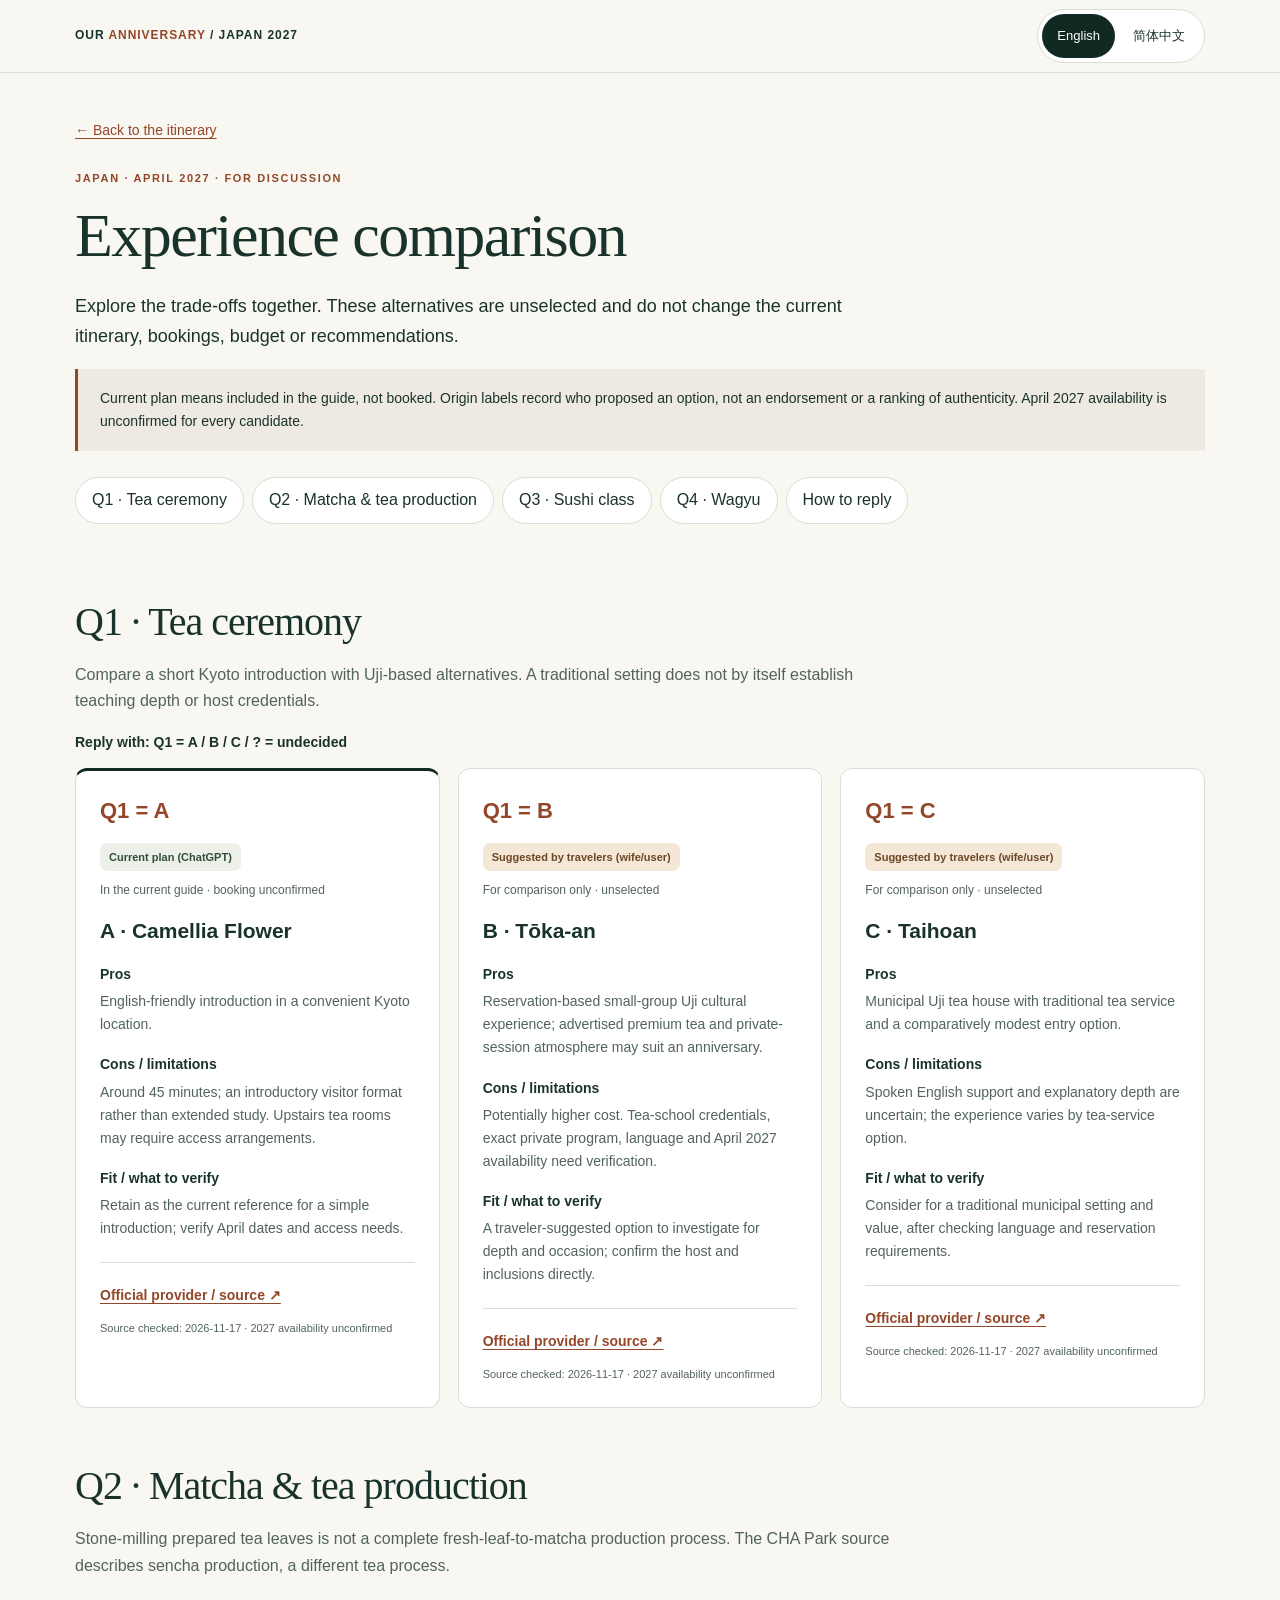
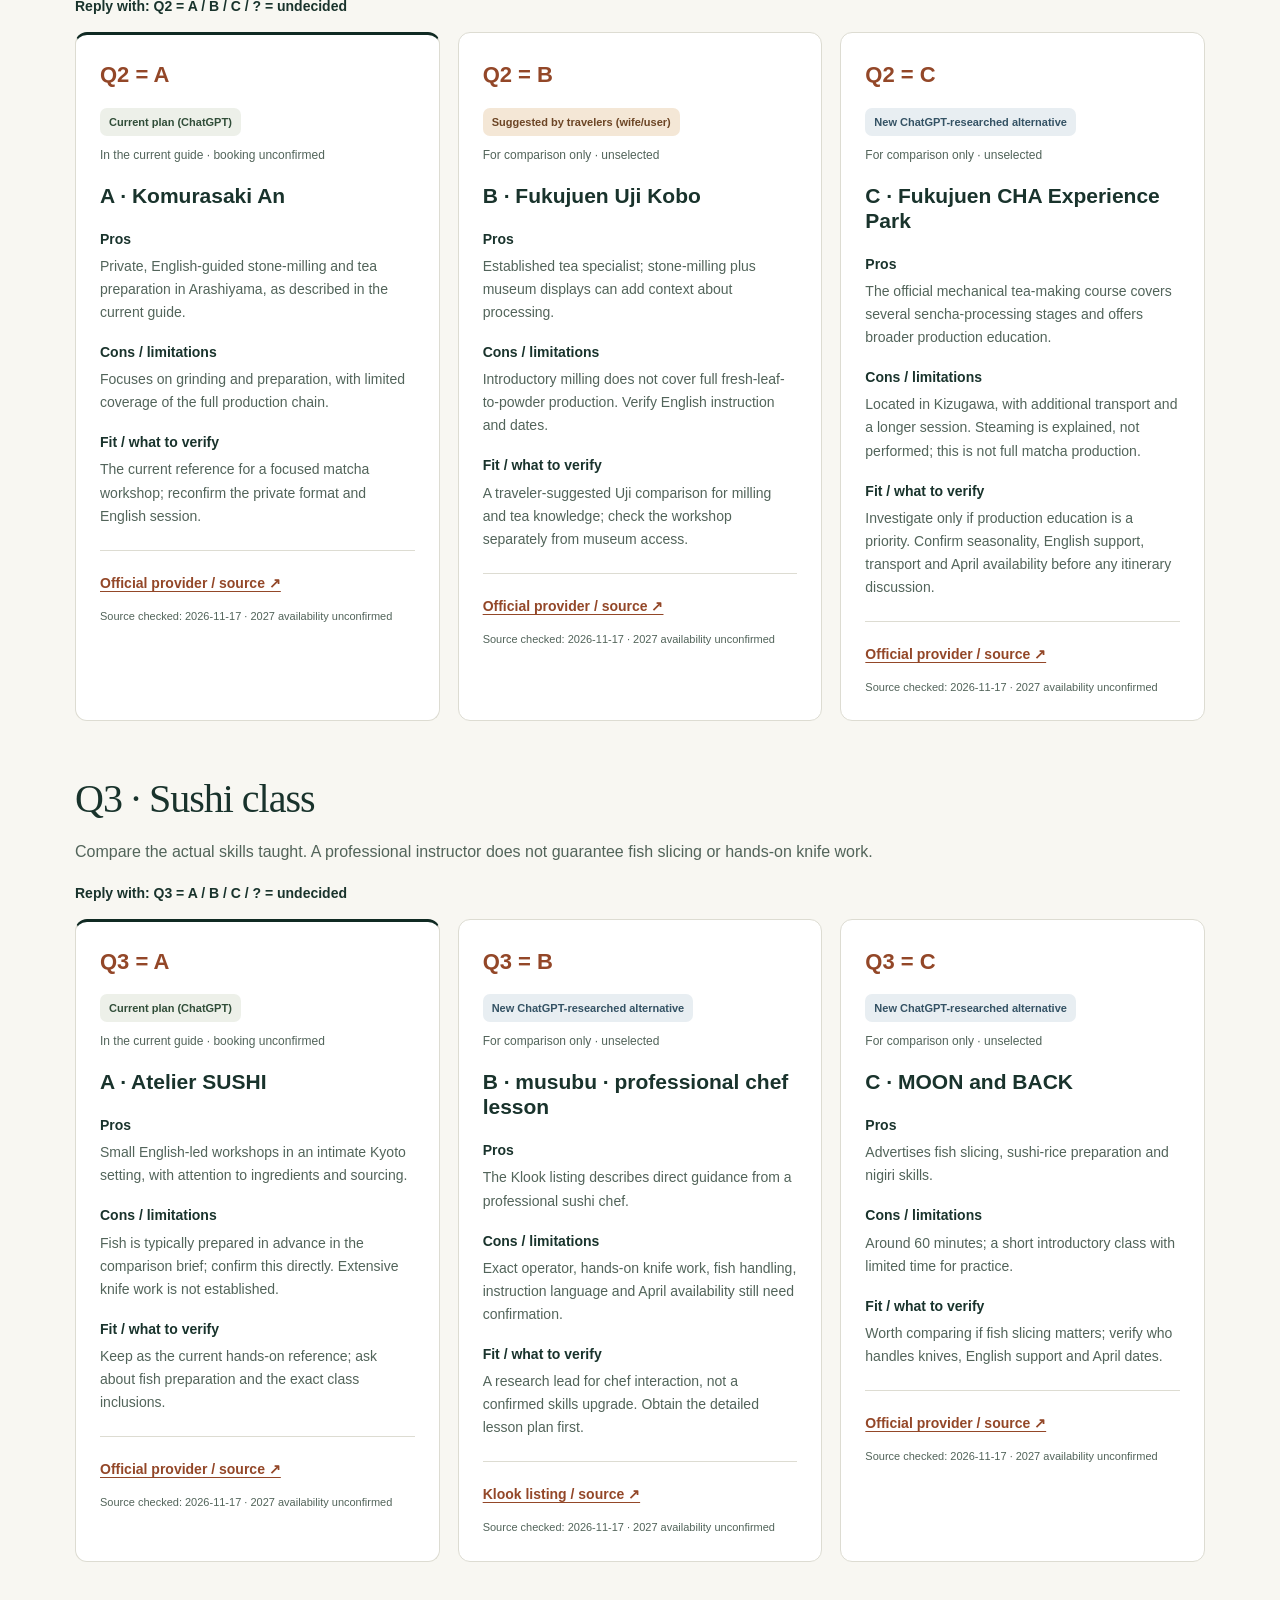
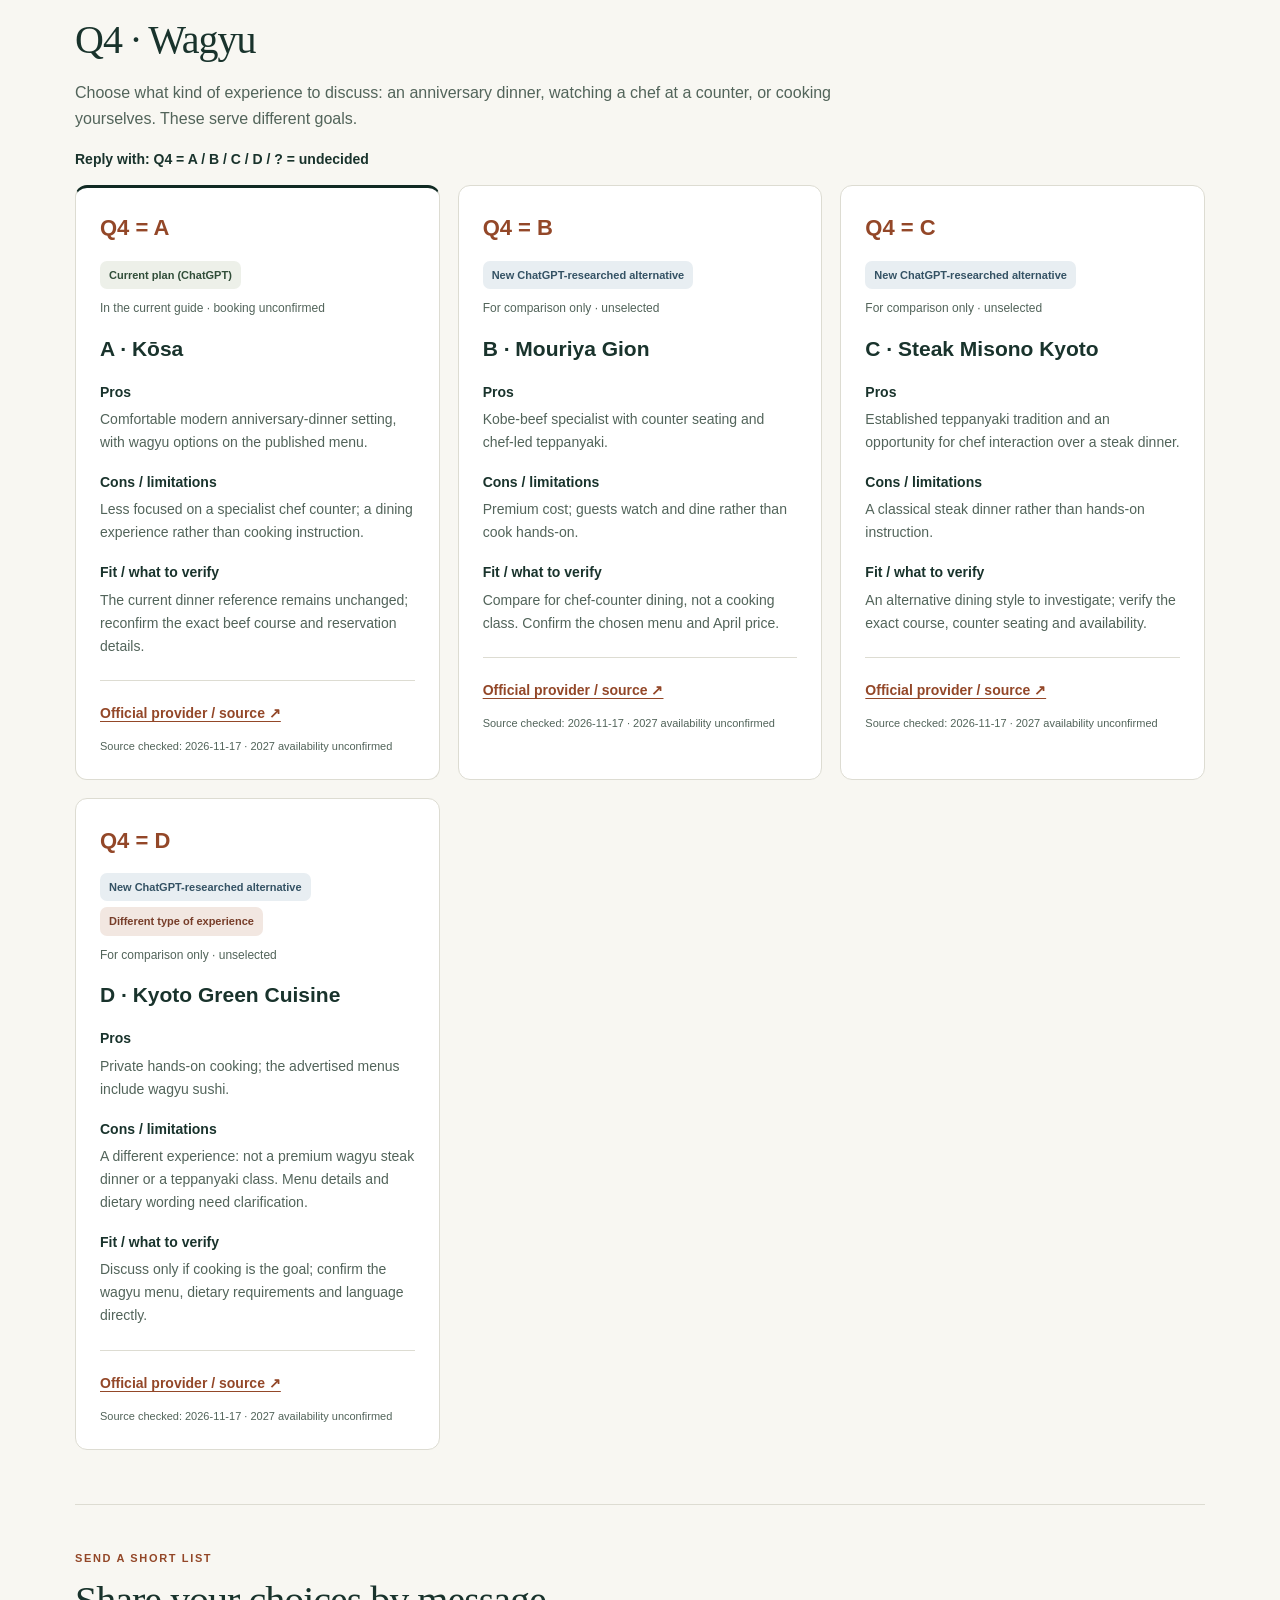
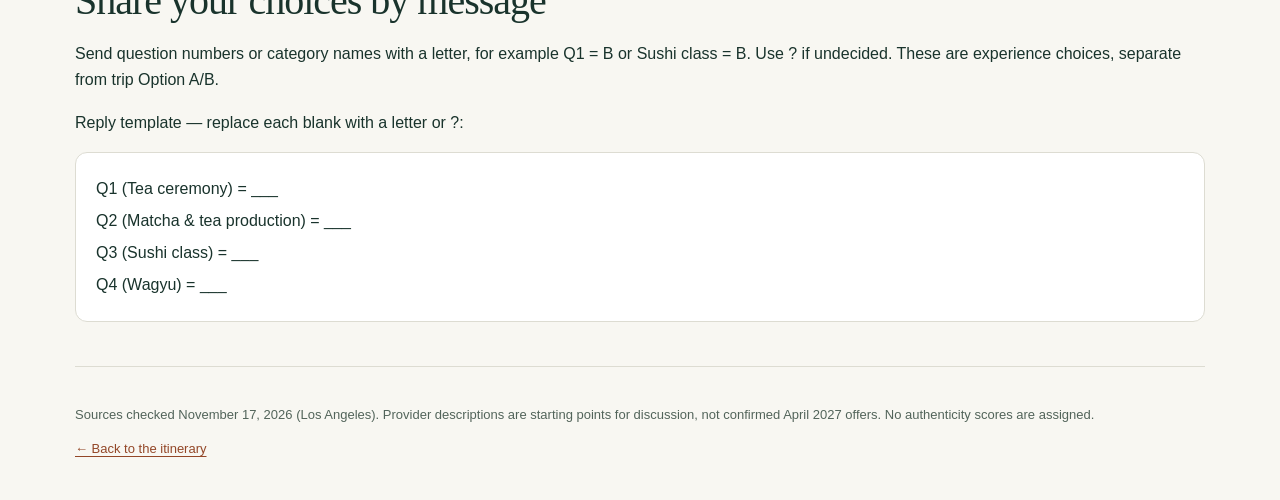
<file: experiences.html>
<!doctype html>
<html lang="en">
<head>
  <meta charset="utf-8">
  <meta name="viewport" content="width=device-width, initial-scale=1">
  <meta name="color-scheme" content="light">
  <meta name="description" content="Compare Kyoto tea, matcha, sushi and wagyu experiences in English and Simplified Chinese. Alternatives for discussion only; the anniversary itinerary is unchanged.">
  <title>Experience Comparison · Japan 2027</title>
  <link rel="stylesheet" href="experiences.css">
  <script src="experiences.js" defer></script>
</head>
<body>
  <a class="skip" href="#main" data-copy="skip">Skip to comparison</a>
  <header class="mast">
    <div class="wrap topbar">
      <a class="brand" href="index.html">OUR <span>ANNIVERSARY</span> / JAPAN 2027</a>
      <div class="switch" role="group" id="language-control" aria-label="Comparison language">
        <button id="lang-en" type="button" aria-pressed="true">English</button>
        <button id="lang-zh" type="button" aria-pressed="false">简体中文</button>
      </div>
    </div>
  </header>
  <main id="main" class="wrap">
    <div class="intro">
      <a class="back" href="index.html" data-copy="back">← Back to the itinerary</a>
      <p class="kicker" data-copy="kicker">JAPAN · APRIL 2027 · FOR DISCUSSION</p>
      <h1 data-copy="title">Experience comparison</h1>
      <p class="lead" data-copy="intro">Explore the trade-offs together. These alternatives are unselected and do not change the current itinerary, bookings, budget or recommendations.</p>
      <div class="notice" data-copy="caution">Current plan means included in the guide, not booked. Origin labels record who proposed an option, not an endorsement or a ranking of authenticity. April 2027 availability is unconfirmed for every candidate.</div>
      <nav class="category-nav" aria-label="Comparison categories" id="category-nav"></nav>
    </div>
    <noscript><p class="notice">This comparison needs JavaScript. Open it in a browser with JavaScript enabled. / 本比较页面需要 JavaScript，请在启用 JavaScript 的浏览器中打开。 <a href="index.html">Return to itinerary / 返回行程</a></p></noscript>
    <div id="comparisons"></div>
    <section id="answers" class="answers" aria-labelledby="answer-title">
      <p class="kicker" data-copy="answerKicker">SEND A SHORT LIST</p>
      <h2 id="answer-title" data-copy="answerTitle">Share your choices by message</h2>
      <p data-copy="answerIntro">Send question numbers or category names with a letter, for example Q1 = B or Sushi class = B. Use ? if undecided. These are experience choices, separate from trip Option A/B.</p>
      <p data-copy="answerHint">Reply template — replace each blank with a letter or ?:</p>
      <pre id="answer-template"></pre>
    </section>
    <footer>
      <p data-copy="checked">Sources checked November 17, 2026 (Los Angeles). Provider descriptions are starting points for discussion, not confirmed April 2027 offers. No authenticity scores are assigned.</p>
      <a href="index.html" data-copy="back">← Back to the itinerary</a>
    </footer>
  </main>
</body>
</html>
</file>
<file: experiences.css>
:root { --ink: #19332c; --muted: #52645a; --dark: #102a23; --line: #dddcd2; --paper: #f8f7f2; --accent: #934728; }
* { box-sizing: border-box; }
html { scroll-behavior: smooth; scroll-padding-top: 110px; }
body { margin: 0; background: var(--paper); color: var(--ink); font: 16px/1.65 Inter, -apple-system, BlinkMacSystemFont, "Segoe UI", "Noto Sans SC", "Microsoft YaHei", sans-serif; }
a { color: var(--accent); text-underline-offset: 3px; }
a:hover { text-decoration-thickness: 2px; }
button, a { -webkit-tap-highlight-color: transparent; }
button:focus-visible, a:focus-visible { outline: 3px solid #af5e40; outline-offset: 4px; }
[hidden] { display: none !important; }
.wrap { max-width: 1190px; margin: auto; padding: 0 30px; }
.mast { position: sticky; top: 0; z-index: 10; background: var(--paper); border-bottom: 1px solid var(--line); }
.topbar { min-height: 72px; display: flex; align-items: center; justify-content: space-between; gap: 16px; }
.brand { font-size: 12px; font-weight: 800; letter-spacing: .08em; color: var(--ink); text-decoration: none; }
.brand span { color: var(--accent); }
.switch { display: flex; padding: 4px; gap: 3px; border: 1px solid var(--line); border-radius: 100px; background: white; }
.switch button { min-height: 44px; padding: 8px 15px; border: 0; border-radius: 100px; background: transparent; font: inherit; font-size: 13px; color: var(--ink); cursor: pointer; white-space: nowrap; }
.switch button[aria-pressed="true"] { background: var(--dark); color: white; }
.skip { position: absolute; top: -100px; left: 12px; z-index: 20; padding: 12px; background: white; }
.skip:focus { top: 10px; }
.intro { padding: 44px 0 12px; }
.back { font-size: 14px; }
.kicker { margin: 26px 0 10px; font-size: 11px; letter-spacing: .15em; font-weight: 800; color: var(--accent); }
h1, h2, h3 { line-height: 1.2; }
h1, h2 { font-family: Georgia, "Noto Serif SC", serif; font-weight: 500; letter-spacing: -.025em; }
h1 { font-size: clamp(36px, 5.5vw, 62px); margin: 10px 0 20px; }
h2 { font-size: clamp(28px, 3.5vw, 40px); margin: 8px 0 12px; }
h3 { font-size: 21px; margin: 17px 0 20px; }
.lead { max-width: 820px; font-size: 18px; }
.notice { padding: 18px 22px; border-left: 3px solid var(--accent); background: #eeeae1; font-size: 14px; }
.category-nav { display: flex; flex-wrap: wrap; gap: 8px; margin: 26px 0; }
.category-nav a { display: inline-block; padding: 9px 16px; min-height: 44px; border: 1px solid var(--line); border-radius: 100px; color: var(--ink); text-decoration: none; background: white; }
.category { margin: 36px 0 54px; }
.category-intro { color: var(--muted); max-width: 820px; }
.cards { display: grid; grid-template-columns: repeat(3, minmax(0, 1fr)); gap: 18px; }
.card { min-width: 0; padding: 24px; background: white; border: 1px solid var(--line); border-radius: 12px; overflow-wrap: anywhere; }
.card.current { border-top: 3px solid var(--dark); padding-top: 22px; }
.chips { display: flex; flex-wrap: wrap; gap: 6px; }
.chip { display: inline-block; font-size: 11px; font-weight: 700; padding: 5px 9px; border-radius: 7px; background: #edf0e9; color: #304d38; }
.chip.traveler { background: #f4e7d6; color: #6c4525; }
.chip.researched { background: #e8eef2; color: #345264; }
.chip.type { background: #f2e7e1; color: #773d29; }
.status { font-size: 12px; color: var(--muted); margin: 10px 0 0; }
dl { margin: 0; font-size: 14px; }
dt { font-weight: 800; margin-top: 17px; }
dd { margin: 4px 0 0; color: var(--muted); }
.resource { display: inline-block; min-height: 44px; padding: 9px 0; font-size: 14px; font-weight: 750; }
.source { border-top: 1px solid var(--line); margin-top: 22px; padding-top: 12px; }
.checked { font-size: 11px; color: var(--muted); margin: 0; }
.answers { border-top: 1px solid var(--line); padding: 18px 0 28px; }
.muted, footer { color: var(--muted); font-size: 13px; }
footer { border-top: 1px solid var(--line); padding: 24px 0 40px; }
@media (max-width: 950px) { .cards { grid-template-columns: repeat(2, minmax(0, 1fr)); } }
@media (max-width: 650px) {
  .wrap { padding: 0 18px; }
  .topbar { flex-direction: column; justify-content: center; padding-top: 10px; padding-bottom: 10px; gap: 8px; }
  .brand { font-size: 10px; }
  .intro { padding-top: 28px; }
  .lead { font-size: 16px; }
  .cards { grid-template-columns: 1fr; }
  .card { padding: 21px; }
  .card.current { padding-top: 19px; }
  .notice { padding: 15px 17px; }
}
@media (prefers-reduced-motion: reduce) { html { scroll-behavior: auto; } }

.option-code { margin: 0 0 14px; color: var(--accent); font-size: 22px; font-weight: 800; }
.reply-hint { font-size: 14px; font-weight: 700; }
#answer-template { white-space: pre-wrap; overflow-wrap: anywhere; padding: 20px; border: 1px solid var(--line); border-radius: 12px; background: white; font: inherit; line-height: 2; user-select: text; }
</file>
